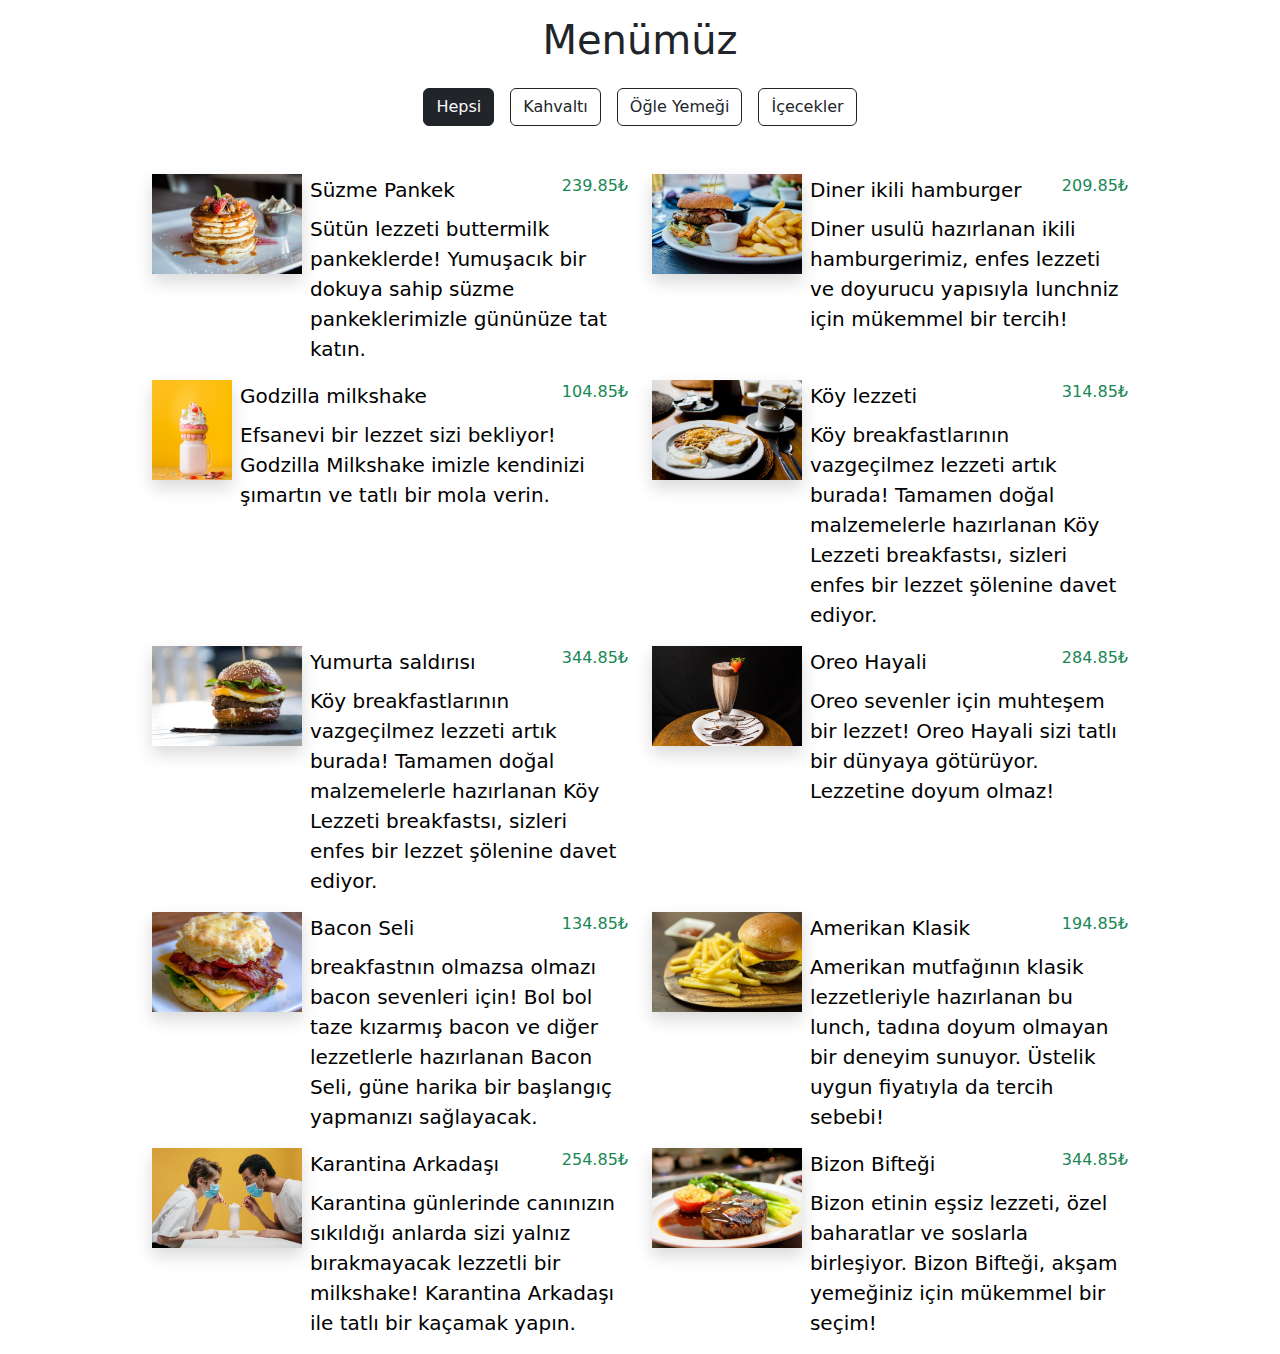
<file: index.html>
<!DOCTYPE html>
<html lang="en">
  <head>
    <meta charset="UTF-8" />
    <meta name="viewport" content="width=device-width, initial-scale=1.0" />
    <title>Document</title>
    <!-- Bootstrap cdn -->
    <link
      href="https://cdn.jsdelivr.net/npm/bootstrap@5.3.3/dist/css/bootstrap.min.css"
      rel="stylesheet"
      integrity="sha384-QWTKZyjpPEjISv5WaRU9OFeRpok6YctnYmDr5pNlyT2bRjXh0JMhjY6hW+ALEwIH"
      crossorigin="anonymous"
    />
    <!-- Bootstrap icon -->
    <link
      rel="stylesheet"
      href="https://cdn.jsdelivr.net/npm/bootstrap-icons@1.11.3/font/bootstrap-icons.min.css"
    />
    <!-- Css file-->
    <link rel="stylesheet" href="style.css" />
  </head>
  <body>
    <!-- Top Area -->
    <h1 class="text-center my-3">Menümüz</h1>
    <!-- Buttons Area -->
    <div
      class="d-flex justify-content-center align-items-center gap-3 mt-4"
      id="buttons-area"
    >
      <button class="btn btn-outline-dark" data-category="all">Hepsi</button>
      <button class="btn btn-outline-dark" data-category="breakfast">
        Kahvaltı
      </button>
      <button class="btn btn-outline-dark" data-category="lunch">
        Öğle yemegi
      </button>
      <button class="btn btn-outline-dark" data-category="shakes">
        İçecekler
      </button>
    </div>
    <!-- Menu Area -->
    <div class="row justify-content-center mt-5" id="menu-area">
      <!--  <a
        id="cart"
        href="productDetail.html "
        class="text-decoration-none text-black d-flex flex-column flex-md-row gap-2"
      >
        <img class="raunded shadow" src="./images/item-1.jpeg" alt="" />
        <div>
          <div class="d-flex justify-content-between align-items-center">
            <h5>Süzme Pankek</h5>
            <p class="text-success">239.85 ₺</p>
          </div>
          <p class="lead">
            Sütün lezzeti buttermilk pankeklerde! Yumuşacık bir dokuya sahip
            süzme pankeklerimizle gününüze tat katın.
          </p>
        </div>
      </a>
      <a
        id="cart"
        href="productDetail.html "
        class="text-decoration-none text-black d-flex flex-column flex-md-row gap-2"
      >
        <img class="raunded shadow" src="./images/item-1.jpeg" alt="" />
        <div>
          <div class="d-flex justify-content-between align-items-center">
            <h5>Süzme Pankek</h5>
            <p class="text-success">239.85 ₺</p>
          </div>
          <p class="lead">
            Sütün lezzeti buttermilk pankeklerde! Yumuşacık bir dokuya sahip
            süzme pankeklerimizle gününüze tat katın.
          </p>
        </div>
      </a>
      <a
        id="cart"
        href="productDetail.html "
        class="text-decoration-none text-black d-flex flex-column flex-md-row gap-2"
      >
        <img class="raunded shadow" src="./images/item-1.jpeg" alt="" />
        <div>
          <div class="d-flex justify-content-between align-items-center">
            <h5>Süzme Pankek</h5>
            <p class="text-success">239.85 ₺</p>
          </div>
          <p class="lead">
            Sütün lezzeti buttermilk pankeklerde! Yumuşacık bir dokuya sahip
            süzme pankeklerimizle gününüze tat katın.
          </p>
        </div>
      </a>
      <a
        id="cart"
        href="productDetail.html "
        class="text-decoration-none text-black d-flex flex-column flex-md-row gap-2"
      >
        <img class="raunded shadow" src="./images/item-1.jpeg" alt="" />
        <div>
          <div class="d-flex justify-content-between align-items-center">
            <h5>Süzme Pankek</h5>
            <p class="text-success">239.85 ₺</p>
          </div>
          <p class="lead">
            Sütün lezzeti buttermilk pankeklerde! Yumuşacık bir dokuya sahip
            süzme pankeklerimizle gününüze tat katın.
          </p>
        </div>
      </a>
      <a
        id="cart"
        href="productDetail.html "
        class="text-decoration-none text-black d-flex flex-column flex-md-row gap-2"
      >
        <img class="raunded shadow" src="./images/item-1.jpeg" alt="" />
        <div>
          <div class="d-flex justify-content-between align-items-center">
            <h5>Süzme Pankek</h5>
            <p class="text-success">239.85 ₺</p>
          </div>
          <p class="lead">
            Sütün lezzeti buttermilk pankeklerde! Yumuşacık bir dokuya sahip
            süzme pankeklerimizle gününüze tat katın.
          </p>
        </div>
      </a>
      <a
        id="cart"
        href="productDetail.html "
        class="text-decoration-none text-black d-flex flex-column flex-md-row gap-2"
      >
        <img class="raunded shadow" src="./images/item-1.jpeg" alt="" />
        <div>
          <div class="d-flex justify-content-between align-items-center">
            <h5>Süzme Pankek</h5>
            <p class="text-success">239.85 ₺</p>
          </div>
          <p class="lead">
            Sütün lezzeti buttermilk pankeklerde! Yumuşacık bir dokuya sahip
            süzme pankeklerimizle gününüze tat katın.
          </p>
        </div>
      </a>
      <a
        id="cart"
        href="productDetail.html "
        class="text-decoration-none text-black d-flex flex-column flex-md-row gap-2"
      >
        <img class="raunded shadow" src="./images/item-1.jpeg" alt="" />
        <div>
          <div class="d-flex justify-content-between align-items-center">
            <h5>Süzme Pankek</h5>
            <p class="text-success">239.85 ₺</p>
          </div>
          <p class="lead">
            Sütün lezzeti buttermilk pankeklerde! Yumuşacık bir dokuya sahip
            süzme pankeklerimizle gününüze tat katın.
          </p>
        </div>
      </a>
      <a
        id="cart"
        href="productDetail.html "
        class="text-decoration-none text-black d-flex flex-column flex-md-row gap-2"
      >
        <img class="raunded shadow" src="./images/item-1.jpeg" alt="" />
        <div>
          <div class="d-flex justify-content-between align-items-center">
            <h5>Süzme Pankek</h5>
            <p class="text-success">239.85 ₺</p>
          </div>
          <p class="lead">
            Sütün lezzeti buttermilk pankeklerde! Yumuşacık bir dokuya sahip
            süzme pankeklerimizle gününüze tat katın.
          </p>
        </div>
      </a>
      <a
        id="cart"
        href="productDetail.html "
        class="text-decoration-none text-black d-flex flex-column flex-md-row gap-2"
      >
        <img class="raunded shadow" src="./images/item-1.jpeg" alt="" />
        <div>
          <div class="d-flex justify-content-between align-items-center">
            <h5>Süzme Pankek</h5>
            <p class="text-success">239.85 ₺</p>
          </div>
          <p class="lead">
            Sütün lezzeti buttermilk pankeklerde! Yumuşacık bir dokuya sahip
            süzme pankeklerimizle gününüze tat katın.
          </p>
        </div>
      </a> -->
    </div>
    <script src="./js/main.js" type="module"></script>
  </body>
</html>
</file>
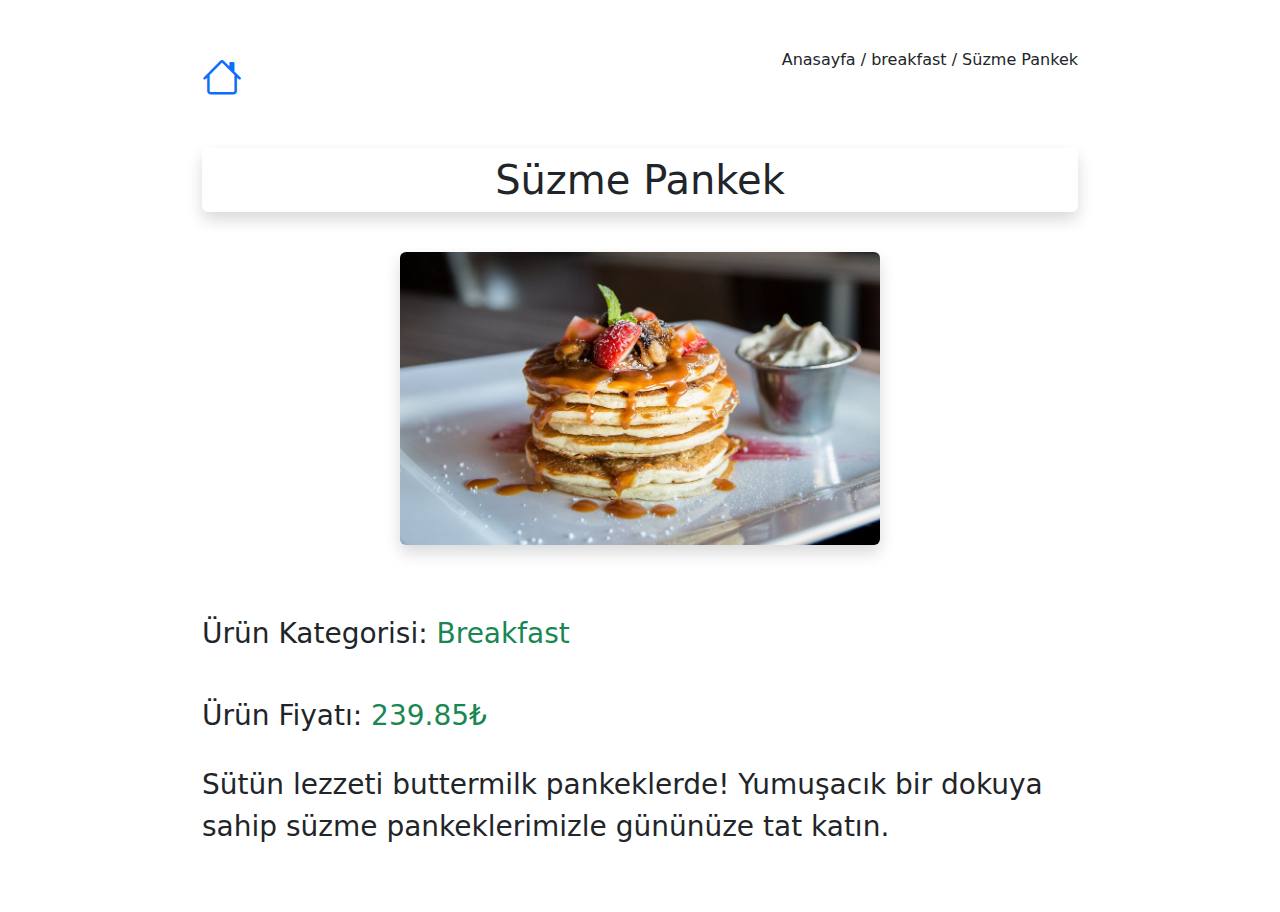
<file: productDetail.html>
<!DOCTYPE html>
<html lang="en">
  <head>
    <meta charset="UTF-8" />
    <meta name="viewport" content="width=device-width, initial-scale=1.0" />
    <title>Document</title>
    <!-- Bootstrap cdn -->
    <link
      href="https://cdn.jsdelivr.net/npm/bootstrap@5.3.3/dist/css/bootstrap.min.css"
      rel="stylesheet"
      integrity="sha384-QWTKZyjpPEjISv5WaRU9OFeRpok6YctnYmDr5pNlyT2bRjXh0JMhjY6hW+ALEwIH"
      crossorigin="anonymous"
    />
    <!-- Bootstrap icon -->
    <link
      rel="stylesheet"
      href="https://cdn.jsdelivr.net/npm/bootstrap-icons@1.11.3/font/bootstrap-icons.min.css"
    />
    <!-- Css file-->
    <link rel="stylesheet" href="style.css" />
  </head>
  <body>
    <div
      class="container d-flex flex-column gap-4 my-5"
      id="outlet"
      style="max-width: 900px"
    >
      <div class="d-flex justify-content-between aling-items-center">
        <a href="index.html"><i class="bi bi-house fs-1"></i></a>
        <div>
          <p>Anasayfa / breakfast / Süzme Pankek</p>
        </div>
      </div>
      <h1 class="text-center my-3 shadow p-2 rounded">Süzme Pankek</h1>
      <div class="d-flex justify-content-center aling-items-center">
        <img
          style="max-width: 480px"
          class="img-fluid shadow rounded"
          src="./images/item-1.jpeg"
          alt=""
        />
      </div>
      <div>
        <h3 class="my-5">
          Ürün Kategorisi: <span class="text-success">Breakfast</span>
        </h3>
        <h3>Ürün Fiyatı: <span class="text-success">239.85₺</span></h3>
      </div>
      <p class="lead fs-3">
        Sütün lezzeti buttermilk pankeklerde! Yumuşacık bir dokuya sahip süzme
        pankeklerimizle gününüze tat katın.
      </p>
    </div>

    <script src="./js/detail.js" type="module"></script>
  </body>
</html>
</file>
<file: style.css>
* {
  margin: 0;
  padding: 0;
  box-sizing: border-box;
}

#cart {
  max-width: 500px;
}
#cart img {
  width: 150px;
  height: 100px;
}
@media (max-width: 760px) {
  #cart {
    max-width: 400px;
  }
  #cart img {
    width: 100%;
    height: 240px;
  }
}
</file>
